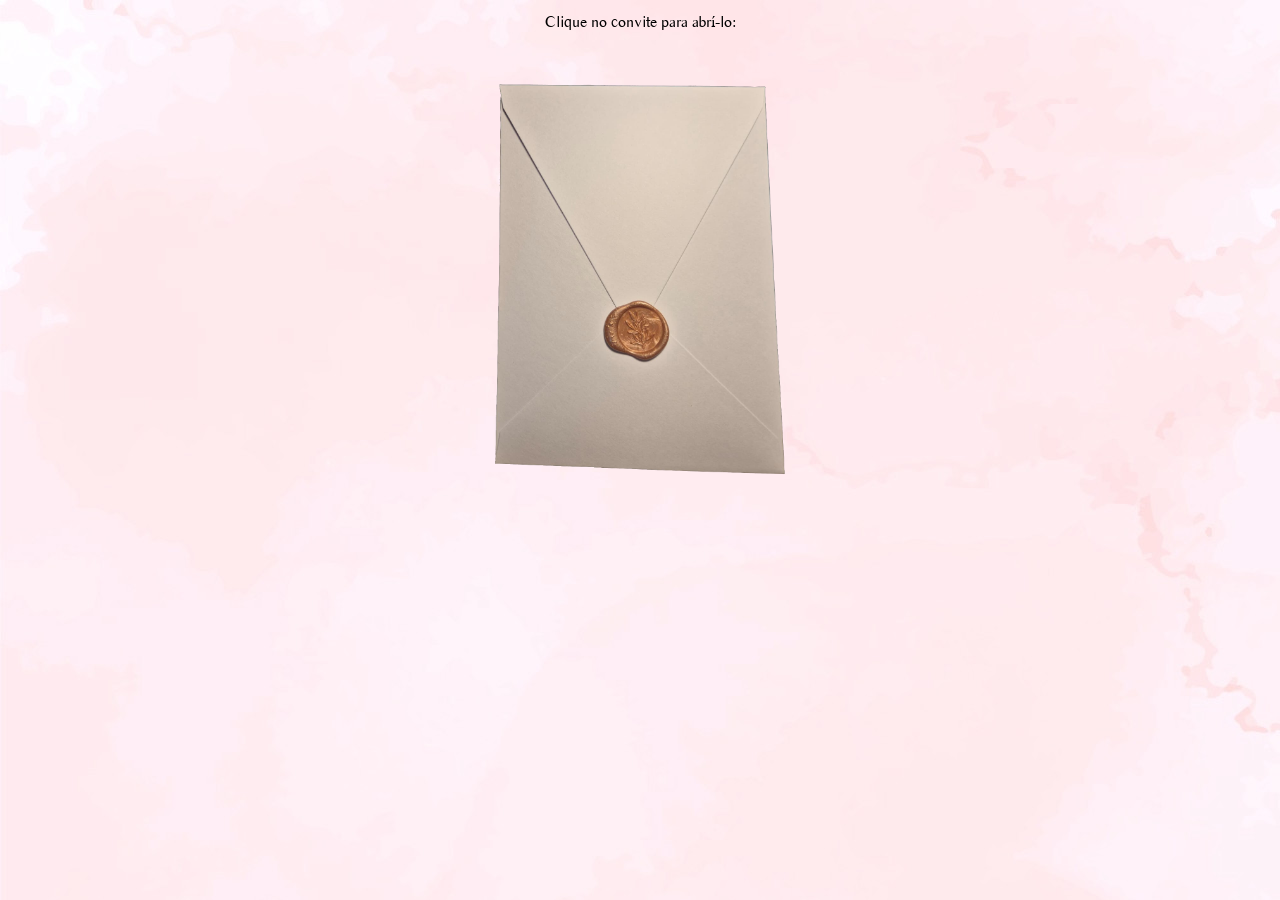
<file: index.html>
<!DOCTYPE html>
<html lang="pt-BR">
  <head>
    <meta name="viewport" content="width=device-width, initial-scale=1">
    <meta charset="utf-8">
    <title>AmFm</title>
    <link rel="stylesheet" href="style.css">
    <link rel='shortcut icon' type='image/x-icon' href='/favico.jpg'/>
  </head>
  <body>


<div class="margem">

<p>Clique no convite para abrí-lo:</p>

<a id="botao-convite" href="/home.html"><img id="convite" src="/convite.png" alt=""></a>
    
</div>



</body>
</html>
</file>
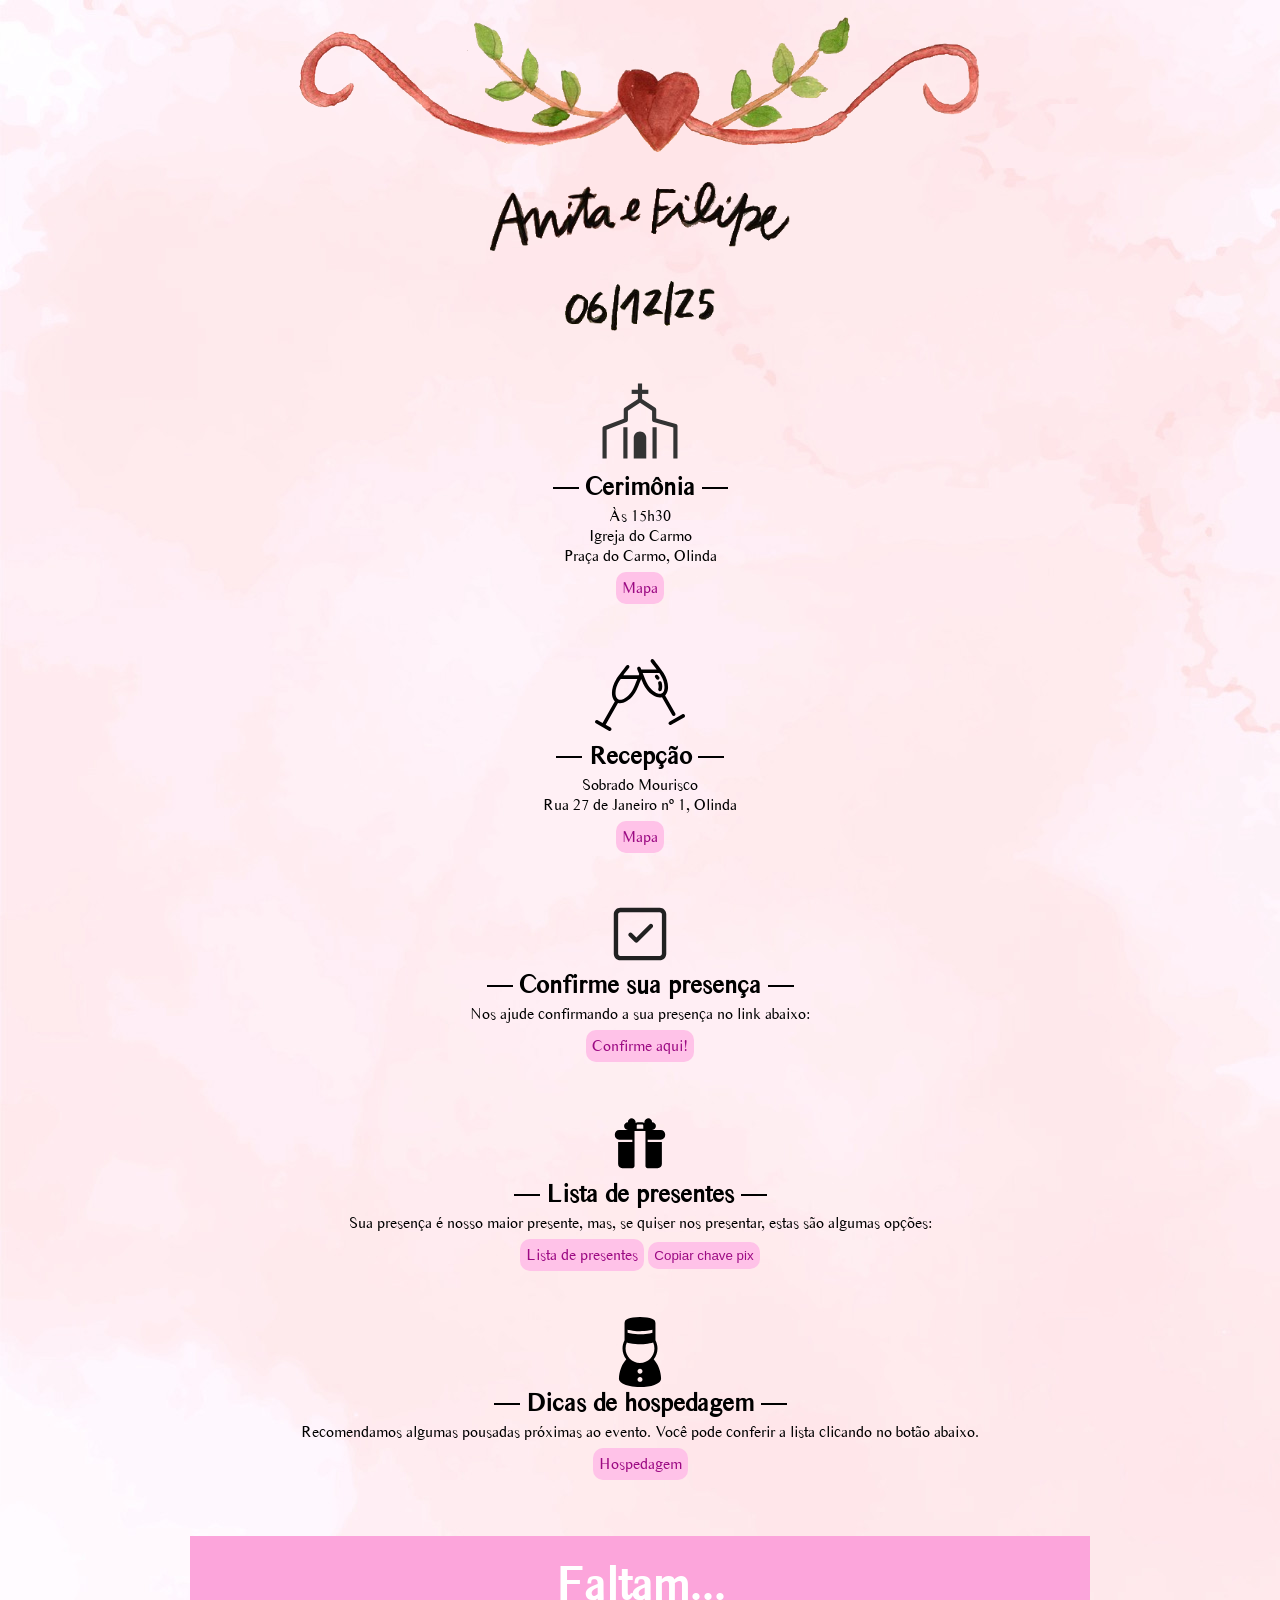
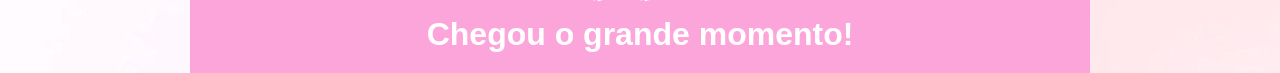
<file: home.html>
<!DOCTYPE html>
<html lang="pt-BR">
  <head>
    <meta name="viewport" content="width=device-width, initial-scale=1">
    <meta charset="utf-8">
    <title>AmFm</title>
    <style>
  body {
  opacity: 0;                 /* começa invisível */
  transition: opacity 3s ease; /* duração do fade in */
}

body.loaded {
  opacity: 1;                 /* visível quando carregou */
}
</style>
    <link rel="stylesheet" href="style.css">
    <link rel='shortcut icon' type='image/x-icon' href='/favico.jpg'/>
  </head>
  <body>



  <script>
  // Quando a página carregar, adiciona a classe loaded para fade in
  window.addEventListener('DOMContentLoaded', () => {
    document.body.classList.add('loaded');
  });

  // Intercepta cliques em links internos para aplicar fade out
  document.querySelectorAll('a').forEach(link => {
    link.addEventListener('click', function(e) {
      const href = this.getAttribute('href');

      // só links que vão para outra página
      if(href && href !== '#') {
        e.preventDefault();
        document.body.classList.remove('loaded'); // fade out
        setTimeout(() => {
          window.location = href; // depois de 500ms, navega
        }, 500);
      }
    });
  });
</script>

<div class="margem">
<img style="max-width: 600px; max-width: 90%;" src="/assets/img/firulinha-topo.png" alt="">

<img style="width: 300px; max-width: 80%; margin-top: 30px;" src="nomes.png" alt="">

<img style="max-width: 150px; margin-top: 30px;" src="data.png" alt="">


<img class="svg" src="/assets/img/church.svg" alt="">
<h2 class="linha">Cerimônia</h2>
<p style="text-align: center;">
    Às 15h30 <br>
  Igreja do Carmo <br>
  Praça do Carmo, Olinda <br>
      <a href="https://maps.app.goo.gl/SaSFqH9REAMoomzK7" target="_blank">Mapa</a>
</p>

<img class="svg" style="width: 90px;" src="/assets/img/toast.svg" alt="">
<h2 class="linha">Recepção</h2>
<p style="text-align: center;">Sobrado Mourisco <br>
  Rua 27 de Janeiro nº 1, Olinda <br>
  <a href="https://maps.app.goo.gl/zY6s4AJ5jXe6n1Bv5" target="_blank">Mapa</a>
</p>

<img class="svg" style="width: 70px;" src="/assets/img/check.svg" alt="">
<h2 class="linha">Confirme sua presença</h2>
<p>Nos ajude confirmando a sua presença no link abaixo:
  <br>
  <a href="https://noivos.casar.com/filipe-e-anita#/rsvp" target="_blank">Confirme aqui!</a>
</p>

<img class="svg" style="width: 70px;" src="/assets/img/gift.svg" alt="">
<h2 class="linha">Lista de presentes</h2>
<p>Sua presença é nosso maior presente, mas, se quiser nos presentar, estas são algumas opções: <br>
  <a href="https://noivos.casar.com/filipe-e-anita#/presentes" target="_blank">Lista de presentes</a>

<!-- Botão com atributo data-code -->
<button class="copy-btn" onclick="copyCode(this)" data-code="20d6d241-b4df-4cfc-b311-22c900e1d743">
    Copiar chave pix
</button>
</p>
  <script>
    function copyCode(button) {
      const code = button.getAttribute("data-code");
      navigator.clipboard.writeText(code).then(() => {
        button.innerText = "Copiado!";
        setTimeout(() => button.innerText = "Copiar código", 2000);
      });
    }
  </script>
</p>


<img class="svg" style="width: 70px;" src="/assets/img/hotel.svg" alt="">
<h2 class="linha">Dicas de hospedagem</h2>

<p>Recomendamos algumas pousadas próximas ao evento. Você pode conferir a lista clicando no botão abaixo. <br>
<a href="/hoteis.html">Hospedagem</a>
</p>

</div>

<div class="contagem">
<h2>Faltam...</h2>
<div id="countdown"></div>

<script>
  // Data alvo: 6 de dezembro de 2025 às 15:30
  const targetDate = new Date("December 6, 2025 15:30:00").getTime();

  function updateCountdown() {
    const now = new Date().getTime();
    const distance = targetDate - now;

    if (distance <= 0) {
      document.getElementById("countdown").innerHTML = "Chegou o grande momento!";
      clearInterval(interval);
      return;
    }

    const days = Math.floor(distance / (1000 * 60 * 60 * 24));
    const hours = Math.floor((distance % (1000 * 60 * 60 * 24)) / (1000 * 60 * 60));
    const minutes = Math.floor((distance % (1000 * 60 * 60)) / (1000 * 60));
    const seconds = Math.floor((distance % (1000 * 60)) / 1000);

    const h = String(hours).padStart(2, "0");
    const m = String(minutes).padStart(2, "0");
    const s = String(seconds).padStart(2, "0");

    document.getElementById("countdown").innerHTML =
      `${days} dias e ${h}:${m}:${s}`;
  }

  const interval = setInterval(updateCountdown, 1000);
  updateCountdown();
</script>
</div>

</body>
</html>
</file>
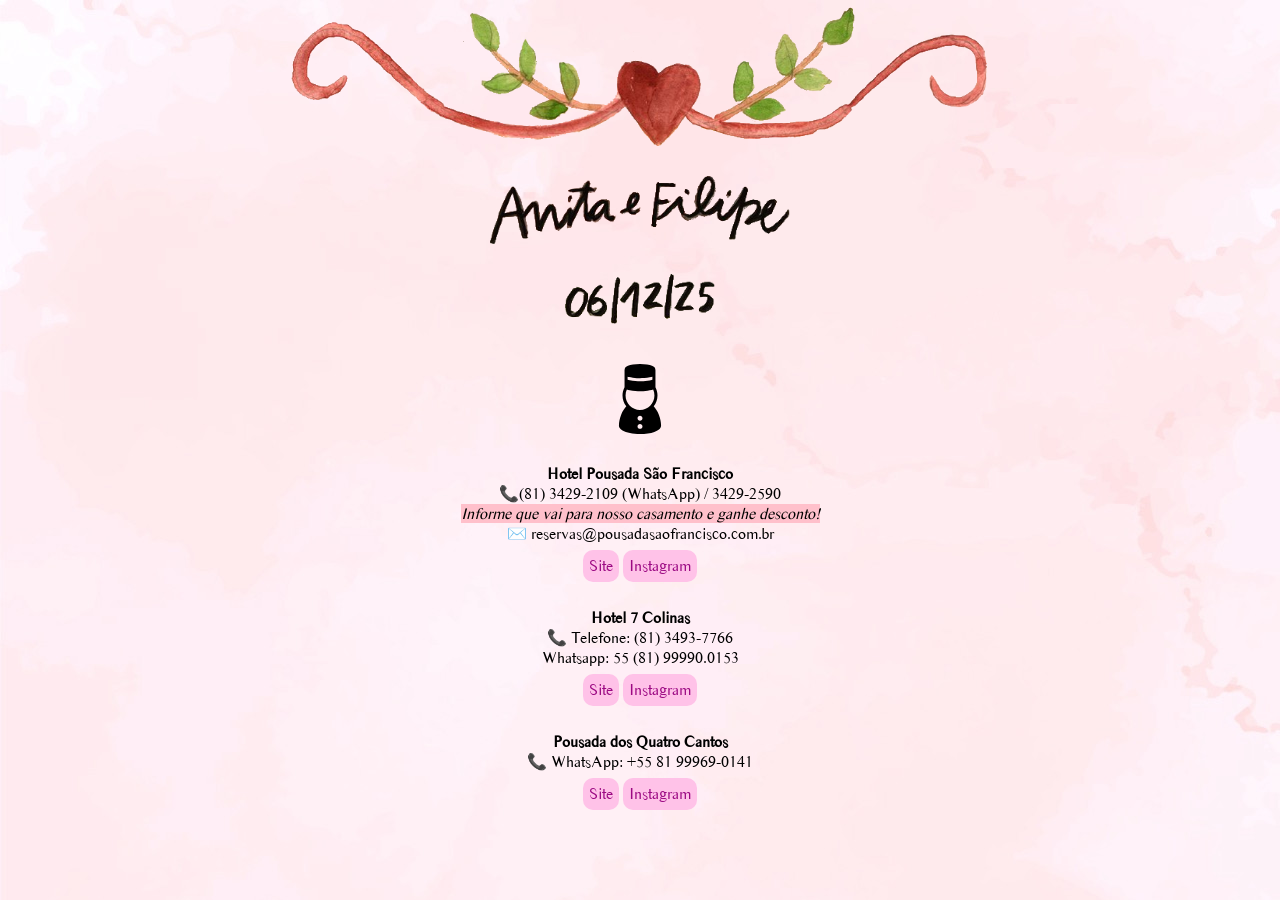
<file: hoteis.html>
<!DOCTYPE html>
<html lang="pt-BR">
  <head>
    <meta name="viewport" content="width=device-width, initial-scale=1">
    <meta charset="utf-8">
    <title>AmFm</title>
    <link rel="stylesheet" href="style.css">
    <link rel='shortcut icon' type='image/x-icon' href='/favicon.ico'/>
  </head>
  <body>


<img style="max-width: 600px; max-width: 90%;" src="/assets/img/firulinha-topo.png" alt="">

<img style="width: 300px; max-width: 80%; margin-top: 30px;" src="nomes.png" alt="">

<img style="max-width: 150px; margin-top: 30px;" src="data.png" alt="">

<img class="svg" style="width: 70px; margin-bottom: 30px;" src="/assets/img/hotel.svg" alt="">

<p>
<b>Hotel Pousada São Francisco</b> <br>
📞(81) 3429-2109 (WhatsApp) / 3429-2590 <br>
<span id="desconto"><i>Informe que vai para nosso casamento e ganhe desconto!</i></span> <br>
✉️ reservas@pousadasaofrancisco.com.br <br>

<a target="_blank" href="www.pousadasaofrancisco.com.br">Site</a>
<a target="_blank" href="https://www.instagram.com/pousada_saofrancisco/">Instagram</a>

<br>
<br>
<b>Hotel 7 Colinas</b> <br>
📞 Telefone: (81) 3493-7766 <br>
Whatsapp: 55 (81) 99990.0153 <br>
<a href="https://www.hotel7colinas.com.br/">Site</a>
<a href="https://www.instagram.com/hotelsetecolinas/">Instagram</a>
<br>
<br>
<b>Pousada dos Quatro Cantos</b> <br>
📞 WhatsApp: +55 81 99969-0141 <br>
<a href="https://pousada4cantos.com.br/">Site</a>
<a href="https://www.instagram.com/pousada4cantos/">Instagram</a>
</p>


  </body>
</html>
</file>
<file: style.css>
@font-face {
  font-family: 'MinhaFonte';
  src: url('font.ttf') format('truetype');
  font-weight: normal;
  font-style: normal;
}
body {
    color:black;
    font-family:Arial, Sans;
    max-width: 900px;
    margin: 0 auto;
    /* background-color:#f7dff3; */
    background-image: url(bg1.jpg);
}
.margem { 
    padding:10px;
}

/* CONVITE */
#botao-convite {
    text-decoration: none !important;
    background: none !important;
    border-radius: none;
    display: block;
    max-width: 300px;
    margin-left: auto;
    margin-right: auto;
    padding: 6px;
    border: none;
    margin-top: 5px;
}
#convite {
    width: 100%;
    max-width: 300px;
}

/* TÍTULOS */
h1, h2, h3, img, p, a {
    text-align: center;
    display: block;
    font-family: "MinhaFonte";
    margin-top: 0;
    margin-bottom: 40px;
}
h2 {
    margin-bottom: 4px;
}
.linha {
    position: relative;
    display: inline-block;
    font-size: 1rem;
    font-weight: bold;
    font-size: 26px;
    margin-left: auto;
    margin-right: auto;
    display: table;
}
.linha::before,
.linha::after {
  content: "";
  position: absolute;
  top: 0.65em;
  width: 1em;
  height: 0.05em;
  background-color: black;
  left: -1.25em;
}
.linha::after {
  left: initial;
  right: -1.25em;
}

iframe, img {
    display: block;
    margin: 0 auto;
}
.i4ewOd-pzNkMb-haAclf {
    display: none !important;
}

img {
    margin: 0 auto;
    width: 100%;
}
.svg {
    width: 100px;
    margin-top: 40px;
}

/* BOTÕES */
a, button {
    text-decoration: none;
    background-color: pink;
    border-radius: 10px;
    display: inline-block;
    padding: 6px;
    margin: 6px auto;
    color: rgb(156, 10, 131);
    background-color: rgb(255, 194, 232);
    border: none;
}
a:hover, button:hover {
    background-color: rgb(241, 133, 214);
    cursor: pointer;
}


p {
    margin-top: 2px;
}
#desconto {
    background-color: pink;
}


/* CONTAGEM REGRESSIVA */
#countdown {
    text-align: center;
}
.contagem {
    background-color: rgb(252, 165, 219);
    padding: 20px;
    font-weight: bold;
    color: white;
    font-size: 32px;
}
</file>
